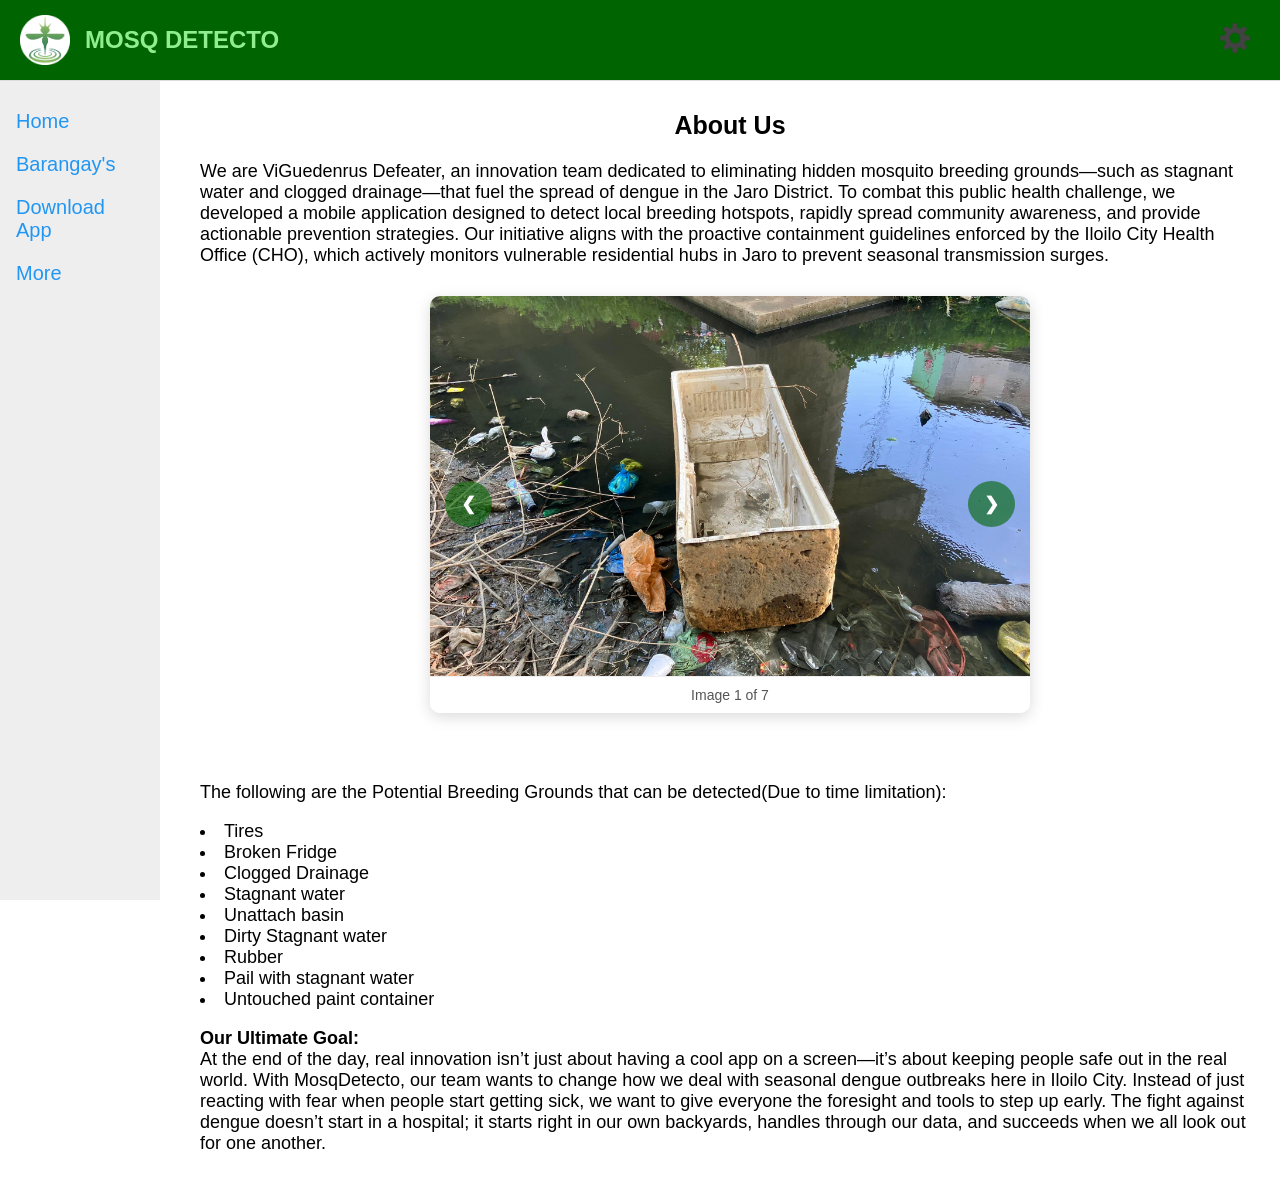
<file: about.html>
<!DOCTYPE html>
<html>
<head>
    <meta charset="UTF-8">
    <meta name="viewport" content="width=device-width, initial-scale=1.0">
    <link rel="stylesheet" href="styles3.css">
    <title>MosqDetecto</title>
    <link rel="shortcut icon" type="image/x-icon" href="/favicon.ico">
<style>
  header {
    display: flex;
    align-items: center;
    justify-content: space-between;
    padding: 10px 20px;
    background-color: darkgreen;
    border-bottom: 1px solid #ddd;
    position: fixed; /* Keeps header fixed at the top */
    top: 0;
    left: 0;
    right: 0;
    height: 60px;
    z-index: 2;
  }

  .carousel-container {
    position: relative;
    width: 100%;
    max-width: 600px;
    margin: 30px auto; /* Centers the carousel horizontally with clear spacing */
    overflow: hidden;
    border-radius: 10px;
    box-shadow: 0 4px 15px rgba(0,0,0,0.15);
    background-color: #fff;
  }

  /* Holds all images in a row side-by-side */
  .carousel-slide {
    display: flex;
    width: 100%;
    transition: transform 0.4s ease-in-out;
  }

  /* Individual Image Styling */
  .carousel-slide img {
    width: 100%;
    height: 380px;
    object-fit: cover;
    flex-shrink: 0; /* Prevents images from crushing each other */
  }

  /* Slider Navigation Arrows */
  .nav-btn {
    position: absolute;
    top: 50%;
    transform: translateY(-50%);
    background-color: rgba(0, 100, 0, 0.6); /* Tinted dark green to match your theme */
    color: white;
    border: none;
    padding: 12px 16px;
    font-size: 18px;
    font-weight: bold;
    cursor: pointer;
    border-radius: 50%;
    transition: background-color 0.2s;
    z-index: 10;
  }

  .nav-btn:hover {
    background-color: rgba(0, 50, 0, 0.9);
  }

  #prevBtn { left: 15px; }
  #nextBtn { right: 15px; }

  /* Slide Number Counter Text Box */
  .counter {
    text-align: center;
    padding: 10px;
    font-size: 14px;
    color: #555;
    background: #fff;
    border-top: 1px solid #eee;
    font-family: Arial, sans-serif;
  }
</style>
</head>

<body>
      <header>
          <div style="display: flex; align-items: center; gap: 15px;">
              <img src="MOSQ1.png" width="50px" height="50px" id="logo" alt="Logo">
              <h1 style="margin: 0; font-size: 24px; color: lightgreen">MOSQ DETECTO</h1>
          </div>
          <a href="settings.html" class="button"><img src="settings1.png" width="40px" height="40px" alt="Settings"></a> 
      </header>

      <div class="sidenav">
          <a href="index.html">Home</a>
          <a href="brgy.html">Barangay's</a>
          <a href="download.html">Download App</a>
          <a href="more.html">More</a>
      </div>

      <div class="main">
          <h2>About Us</h2>
          <p>We are ViGuedenrus Defeater, an innovation team dedicated to eliminating hidden mosquito breeding grounds—such as stagnant water and clogged drainage—that fuel the spread of dengue in the Jaro District. To combat this public health challenge, we developed a mobile application designed to detect local breeding hotspots, rapidly spread community awareness, and provide actionable prevention strategies. Our initiative aligns with the proactive containment guidelines enforced by the Iloilo City Health Office (CHO), which actively monitors vulnerable residential hubs in Jaro to prevent seasonal transmission surges.</p>
          
          <div class="carousel-container">
            <div class="carousel-slide" id="slideRow">
              <img src="1.jpg" alt="Project Image 1">
              <img src="2.jpg" alt="Project Image 2">
              <img src="3.jpg" alt="Project Image 3">
              <img src="4.jpg" alt="Project Image 4">
              <img src="5.jpg" alt="Project Image 5">
              <img src="6.jpg" alt="Project Image 6">
              <img src="7.jpg" alt="Project Image 7">
            </div>

            <button class="nav-btn" id="prevBtn">&#10094;</button>
            <button class="nav-btn" id="nextBtn">&#10095;</button>

            <div class="counter" id="slideCounter">Image 1 of 7</div>
			 </div>
			<br>
	  <p>
	  The following are the Potential Breeding Grounds that can be detected(Due to time limitation):<br><li>
      Tires<li>
      Broken Fridge<li>
      Clogged Drainage<li>
      Stagnant water<li>
      Unattach basin<li>
      Dirty Stagnant water<li>
      Rubber<li>
      Pail with stagnant water<li>
      Untouched paint container
	  </p>
         
		 <p><b>Our Ultimate Goal:</b><br>

At the end of the day, real innovation isn’t just about having a cool app on a screen—it’s about keeping people safe out in the real world. With MosqDetecto, our team wants to change how we deal with seasonal dengue outbreaks here in Iloilo City. Instead of just reacting with fear when people start getting sick, we want to give everyone the foresight and tools to step up early. The fight against dengue doesn’t start in a hospital; it starts right in our own backyards, handles through our data, and succeeds when we all look out for one another.
</p>
      </div>
      
	  
	  
      <script>
        const slideRow = document.getElementById('slideRow');
        const images = document.querySelectorAll('.carousel-slide img');
        const prevBtn = document.getElementById('prevBtn');
        const nextBtn = document.getElementById('nextBtn');
        const slideCounter = document.getElementById('slideCounter');

        let counter = 0;
        const totalImages = images.length;

        function updateCarousel() {
          // Slide shifting formula: transforms matrix view horizontally across tracks
          slideRow.style.transform = `translateX(${-counter * 100}%)`;
          slideCounter.textContent = `Image ${counter + 1} of ${totalImages}`;
        }

        nextBtn.addEventListener('click', () => {
          if (counter >= totalImages - 1) {
            counter = 0; // Seamlessly wraps back around to slide 1
          } else {
            counter++;
          }
          updateCarousel();
        });

        prevBtn.addEventListener('click', () => {
          if (counter <= 0) {
            counter = totalImages - 1; // Seamlessly wraps backward to final slide
          } else {
            counter--;
          }
          updateCarousel();
        });
      </script>

	<script>
  function applySavedSettingsGlobally() {
    // 1. Fetch settings from localStorage
    const savedSettings = JSON.parse(localStorage.getItem('userSettings')) || {};
    
    // 2. Apply Dark Mode instantly if enabled
    if (savedSettings.darkMode) {
      document.body.classList.add('dark-mode');
    } else {
      document.body.classList.remove('dark-mode');
    }
    
    // 3. Optional: Apply Global Language Translations 
    // If you have elements on your other pages with IDs like 'settings-title', this will translate them.
    if (savedSettings.language && typeof translations !== 'undefined') {
      const lang = savedSettings.language;
      if (translations[lang]) {
        Object.keys(translations[lang]).forEach(key => {
          const element = document.getElementById(key);
          if (element) {
            element.textContent = translations[lang][key];
          }
        });
      }
    }
  }

  // Run the check as soon as the DOM is ready
  window.addEventListener('DOMContentLoaded', applySavedSettingsGlobally);
</script>
</body>
</html>
</file>
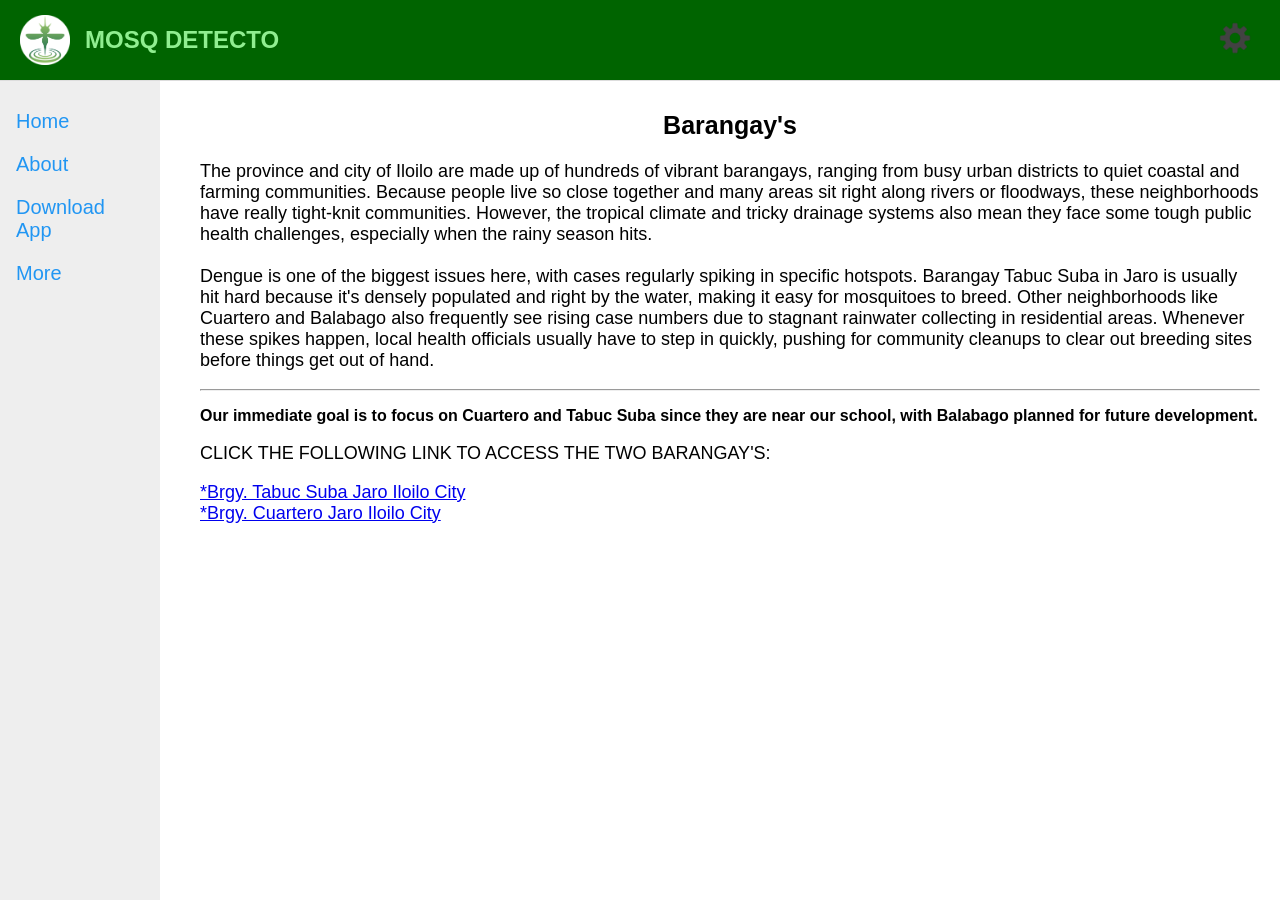
<file: brgy.html>
<!DOCTYPE html>
<html>
<head>
    <meta charset="UTF-8">
    <meta name="viewport" content="width=device-width, initial-scale=1.0">
    <link rel="stylesheet" href="styles3.css">
    <title>MosqDetecto</title>
    <link rel="shortcut icon" type="image/x-icon" href="/favicon.ico">
<style>
  header {
    display: flex;
    align-items: center;
    justify-content: space-between;
    padding: 10px 20px;
    background-color: darkgreen;
    border-bottom: 1px solid #ddd;
    position: fixed; /* Keeps header fixed at the top */
    top: 0;
    left: 0;
    right: 0;
    height: 60px;
    z-index: 2;
  }
</style>
</head>

<body>
      <header>
          <div style="display: flex; align-items: center; gap: 15px;">
              <img src="MOSQ1.png" width="50px" height="50px" id="logo" alt="Logo">
              <h1 style="margin: 0; font-size: 24px; color: lightgreen">MOSQ DETECTO</h1>
          </div>
          <a href="settings.html" class="button"><img src="settings1.png" width="40px" height="40px" alt="Settings"></a> 
      </header>

      <div class="sidenav">
          <a href="index.html">Home</a>
          <a href="about.html">About</a>
          <a href="download.html">Download App</a>
          <a href="more.html">More</a>
      </div>

      <div class="main">
          <h2>Barangay's</h2>
		  <p>The province and city of Iloilo are made up of hundreds of vibrant barangays, ranging from busy urban districts to quiet coastal and farming communities. Because people live so close together and many areas sit right along rivers or floodways, these neighborhoods have really tight-knit communities. However, the tropical climate and tricky drainage systems also mean they face some tough public health challenges, especially when the rainy season hits. <br>
		  <br>Dengue is one of the biggest issues here, with cases regularly spiking in specific hotspots. Barangay Tabuc Suba in Jaro is usually hit hard because it's densely populated and right by the water, making it easy for mosquitoes to breed. Other neighborhoods like Cuartero and Balabago also frequently see rising case numbers due to stagnant rainwater collecting in residential areas. Whenever these spikes happen, local health officials usually have to step in quickly, pushing for community cleanups to clear out breeding sites before things get out of hand.
		  <br>
		  <hr>
		  <p style="font-weight: bold; font-size: 16px">Our immediate goal is to focus on Cuartero and Tabuc Suba since they are near our school, with Balabago planned for future development.</p>
		  <p>CLICK THE FOLLOWING LINK TO ACCESS THE TWO BARANGAY'S:</p>
		  <a href="tabucsuba.html">*Brgy. Tabuc Suba Jaro Iloilo City</a>
		  <br>
          <a href="cuartero.html">*Brgy. Cuartero Jaro Iloilo City</a>
      </div>
	  
	  <script>
  function applySavedSettingsGlobally() {
    // 1. Fetch settings from localStorage
    const savedSettings = JSON.parse(localStorage.getItem('userSettings')) || {};
    
    // 2. Apply Dark Mode instantly if enabled
    if (savedSettings.darkMode) {
      document.body.classList.add('dark-mode');
    } else {
      document.body.classList.remove('dark-mode');
    }
    
    // 3. Optional: Apply Global Language Translations 
    // If you have elements on your other pages with IDs like 'settings-title', this will translate them.
    if (savedSettings.language && typeof translations !== 'undefined') {
      const lang = savedSettings.language;
      if (translations[lang]) {
        Object.keys(translations[lang]).forEach(key => {
          const element = document.getElementById(key);
          if (element) {
            element.textContent = translations[lang][key];
          }
        });
      }
    }
  }

  // Run the check as soon as the DOM is ready
  window.addEventListener('DOMContentLoaded', applySavedSettingsGlobally);
</script>
</body>
</html>
</file>
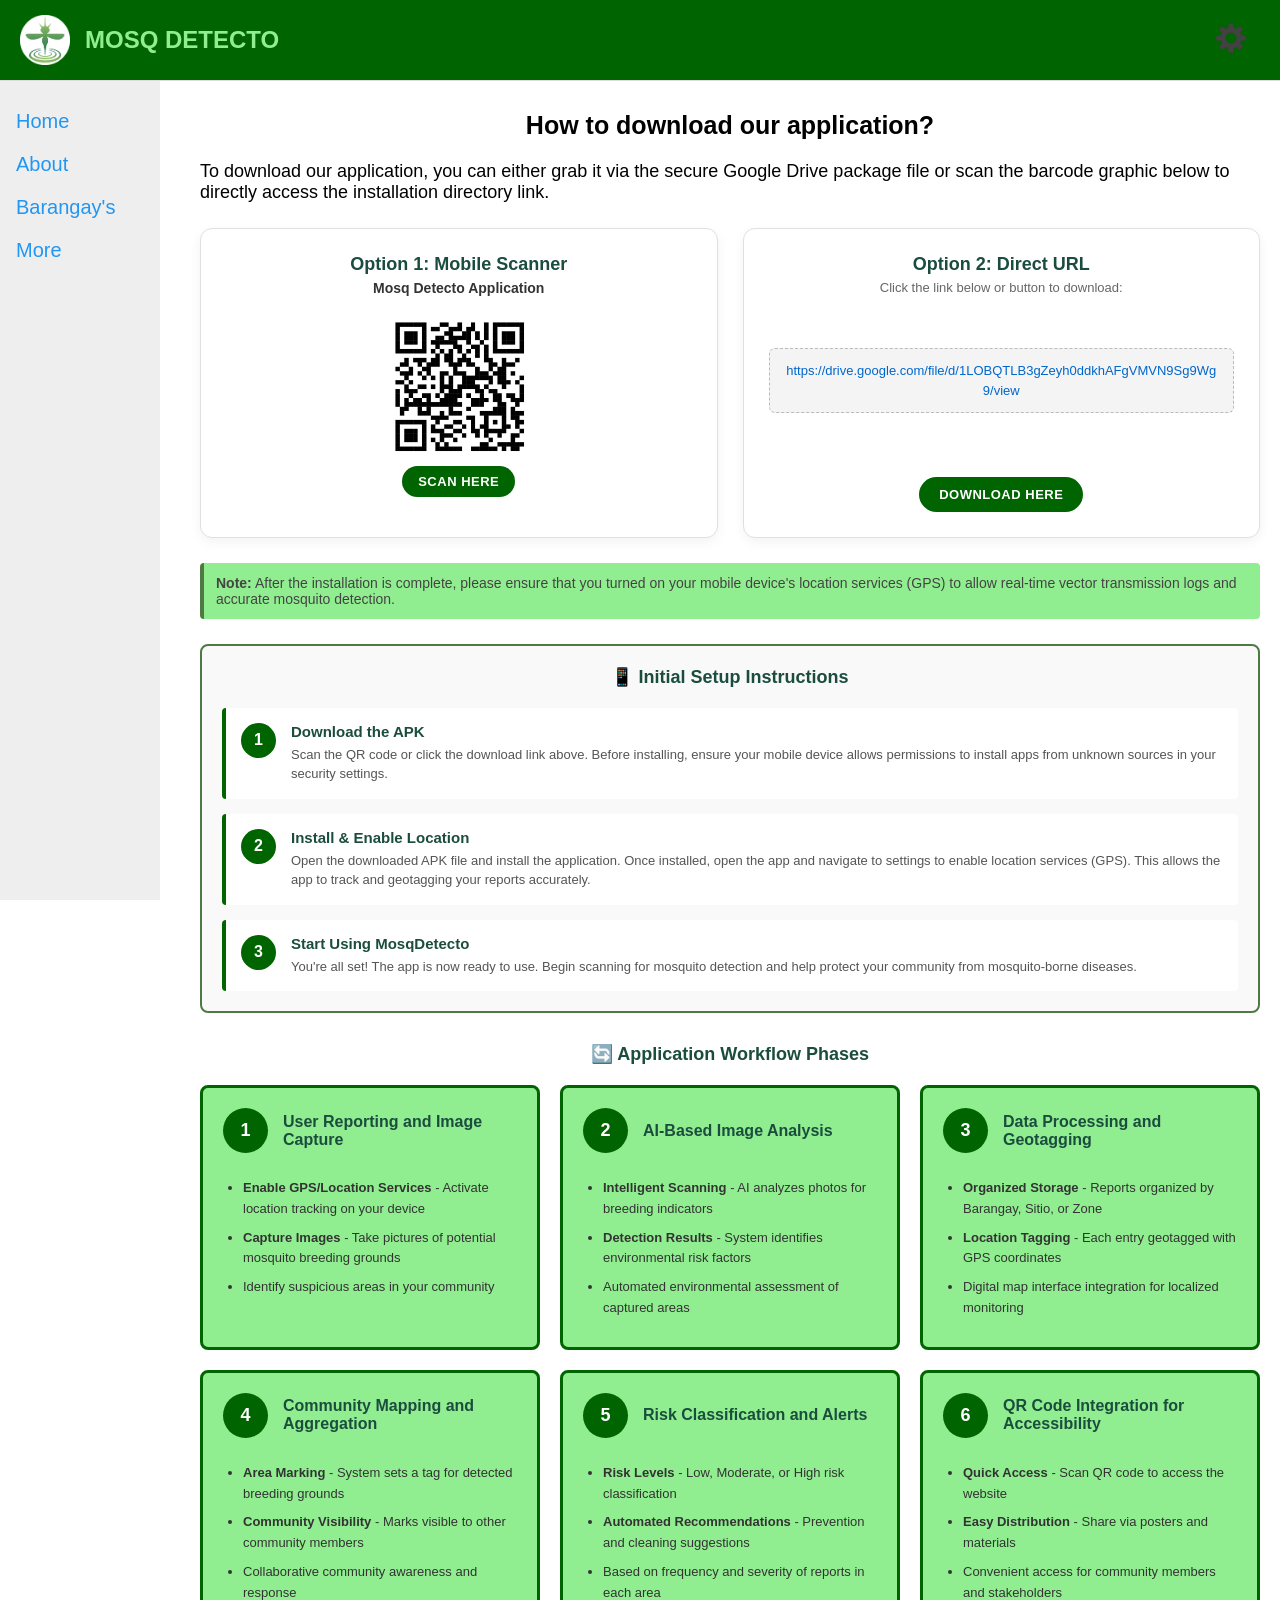
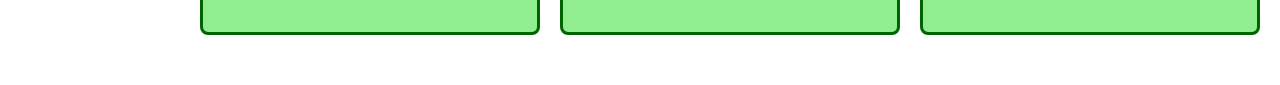
<file: download.html>
<!DOCTYPE html>
<html>
<head>
    <meta charset="UTF-8">
    <meta name="viewport" content="width=device-width, initial-scale=1.0">
    <link rel="stylesheet" href="styles3.css">
    <title>MosqDetecto — Download App</title>
    <link rel="shortcut icon" type="image/x-icon" href="/favicon.ico">
<style>
  header {
    display: flex;
    align-items: center;
    justify-content: space-between;
    padding: 10px 20px;
    background-color: darkgreen;
    border-bottom: 1px solid #ddd;
    position: fixed; /* Keeps header fixed at the top */
    top: 0;
    left: 0;
    right: 0;
    height: 60px;
    z-index: 2;
  }

  .button {
    padding: 11px 9px;
    text-decoration: none;
    border-radius: 3px;
    background-color: transparent;
    transition: background-color 0.2s ease;
  }
  .button:hover {
    background-color: white;
  }

  .download-flex-grid {
    display: flex;
    flex-wrap: wrap;
    gap: 25px;
    margin: 25px 0;
  }

  .download-box {
    background: #ffffff;
    border: 1px solid #e0e0e0;
    border-radius: 12px;
    padding: 25px;
    box-shadow: 0 4px 12px rgba(0,0,0,0.05);
    flex: 1;
    min-width: 290px;
    display: flex;
    flex-direction: column;
    align-items: center;
    justify-content: space-between;
    text-align: center;
  }

  .download-box h3 {
    margin-top: 0;
    margin-bottom: 5px;
    color: #1b4d3e;
    font-size: 18px;
  }

  .download-box .action-label {
    background-color: darkgreen;
    color: white;
    font-weight: bold;
    padding: 8px 16px;
    border-radius: 20px;
    font-size: 13px;
    letter-spacing: 0.5px;
    margin-bottom: 15px;
    text-transform: uppercase;
  }

  .drive-link {
    word-break: break-all;
    color: #0066cc;
    text-decoration: none;
    font-size: 13px;
    line-height: 1.5;
    background: #f4f4f4;
    padding: 12px;
    border-radius: 6px;
    border: 1px dashed #bbb;
    margin: 15px 0;
    display: block;
    transition: color 0.2s, background-color 0.2s;
  }
  
  .drive-link:hover {
    color: #004499;
    background-color: #eaeaea;
    text-decoration: underline;
  }

  .qr-title {
    font-weight: bold;
    color: #333;
    font-size: 14px;
    margin-top: 5px;
    margin-bottom: 10px;
  }

  .step-note {
    background-color: lightgreen;
    border-left: 4px solid #4F7942;
    padding: 12px;
    border-radius: 4px;
    font-size: 14px;
    color: #444;
    margin-top: 20px;
  }

  .instructions-container {
    background: #f9f9f9;
    border: 2px solid #4F7942;
    border-radius: 8px;
    padding: 20px;
    margin-top: 25px;
    margin-bottom: 25px;
  }

  .instructions-container h3 {
    color: #1b4d3e;
    font-size: 18px;
    margin-top: 0;
    margin-bottom: 20px;
    text-align: center;
  }

  .instruction-steps {
    display: flex;
    flex-direction: column;
    gap: 15px;
  }

  .instruction-step {
    display: flex;
    align-items: flex-start;
    gap: 15px;
    padding: 15px;
    background: white;
    border-left: 4px solid darkgreen;
    border-radius: 4px;
  }

  .step-number {
    background-color: darkgreen;
    color: white;
    width: 35px;
    height: 35px;
    border-radius: 50%;
    display: flex;
    align-items: center;
    justify-content: center;
    font-weight: bold;
    font-size: 16px;
    flex-shrink: 0;
  }

  .step-content h4 {
    margin: 0 0 5px 0;
    color: #1b4d3e;
    font-size: 15px;
  }

  .step-content p {
    margin: 0;
    color: #555;
    font-size: 13px;
    line-height: 1.5;
  }

  /* Phase Grid Styles */
  .phases-container {
    margin-top: 30px;
    margin-bottom: 30px;
  }

  .phases-container h3 {
    color: #1b4d3e;
    font-size: 18px;
    margin-bottom: 20px;
    text-align: center;
  }

  .phases-grid {
    display: grid;
    grid-template-columns: repeat(auto-fit, minmax(300px, 1fr));
    gap: 20px;
  }

  .phase-box {
    background: #90EE90;
    border: 3px solid darkgreen;
    border-radius: 8px;
    padding: 20px;
    display: flex;
    flex-direction: column;
  }

  .phase-header {
    display: flex;
    align-items: center;
    gap: 15px;
    margin-bottom: 15px;
  }

  .phase-badge {
    background-color: darkgreen;
    color: white;
    width: 45px;
    height: 45px;
    border-radius: 50%;
    display: flex;
    align-items: center;
    justify-content: center;
    font-weight: bold;
    font-size: 18px;
    flex-shrink: 0;
  }

  .phase-title {
    color: #1b4d3e;
    font-size: 16px;
    font-weight: bold;
    margin: 0;
  }

  .phase-content {
    color: #333;
    font-size: 13px;
    line-height: 1.6;
  }

  .phase-content ul {
    margin: 10px 0 0 0;
    padding-left: 20px;
  }

  .phase-content li {
    margin-bottom: 8px;
  }

  .download-button-link {
    display: inline-block;
    background-color: darkgreen;
    color: white;
    font-weight: bold;
    padding: 10px 20px;
    border-radius: 20px;
    text-decoration: none;
    font-size: 13px;
    letter-spacing: 0.5px;
    text-transform: uppercase;
    transition: background-color 0.2s ease, box-shadow 0.2s ease;
    margin-top: 10px;
  }

  .download-button-link:hover {
    background-color: #006600;
    box-shadow: 0 2px 8px rgba(0,0,0,0.2);
    text-decoration: none;
    color: white;
  }
</style>
</head>

<body>
      <header>
          <div style="display: flex; align-items: center; gap: 15px;">
              <img src="MOSQ1.png" width="50px" height="50px" id="logo" alt="Logo">
              <h1 style="margin: 0; font-size: 24px; color: lightgreen">MOSQ DETECTO</h1>
          </div>
          <a href="settings.html" class="button"><img src="settings1.png" width="40px" height="40px" alt="Settings"></a> 
      </header>

      <div class="sidenav">
          <a href="index.html">Home</a>
          <a href="about.html">About</a>
          <a href="brgy.html">Barangay's</a>
          <a href="more.html">More</a>
      </div>

      <div class="main">
          <h2>How to download our application?</h2>
          <p>To download our application, you can either grab it via the secure Google Drive package file or scan the barcode graphic below to directly access the installation directory link.</p>
          
          <div class="download-flex-grid">
              
              <div class="download-box">
                  <div>
                      <h3>Option 1: Mobile Scanner</h3>
                      <div class="qr-title">Mosq Detecto Application</div>
                  </div>
                  
                  <img src="finalqr.png" width="140px" height="140px" style="margin: 10px 0;" alt="Application QR Code">
                  
                  <div class="action-label">Scan Here</div>
              </div>

              <div class="download-box">
                  <div>
                      <h3>Option 2: Direct URL</h3>
                      <p style="font-size: 13px; color: #666; margin: 5px 0 0 0;">Click the link below or button to download:</p>
                  </div>
                  
                  <a href="https://drive.google.com/file/d/1LOBQTLB3gZeyh0ddkhAFgVMVN9Sg9Wg9/view" class="drive-link">
                      https://drive.google.com/file/d/1LOBQTLB3gZeyh0ddkhAFgVMVN9Sg9Wg9/view
                  </a>
                  
                  <a href="https://drive.google.com/file/d/1LOBQTLB3gZeyh0ddkhAFgVMVN9Sg9Wg9/view" class="download-button-link">
                      Download Here
                  </a>
              </div>

          </div>

          <div class="step-note">
              <strong>Note:</strong> After the installation is complete, please ensure that you turned on your mobile device's location services (GPS) to allow real-time vector transmission logs and accurate mosquito detection.
          </div>

          <!-- Initial Setup Instructions -->
          <div class="instructions-container">
              <h3>📱 Initial Setup Instructions</h3>
              <div class="instruction-steps">
                  <div class="instruction-step">
                      <div class="step-number">1</div>
                      <div class="step-content">
                          <h4>Download the APK</h4>
                          <p>Scan the QR code or click the download link above. Before installing, ensure your mobile device allows permissions to install apps from unknown sources in your security settings.</p>
                      </div>
                  </div>

                  <div class="instruction-step">
                      <div class="step-number">2</div>
                      <div class="step-content">
                          <h4>Install & Enable Location</h4>
                          <p>Open the downloaded APK file and install the application. Once installed, open the app and navigate to settings to enable location services (GPS). This allows the app to track and geotagging your reports accurately.</p>
                      </div>
                  </div>

                  <div class="instruction-step">
                      <div class="step-number">3</div>
                      <div class="step-content">
                          <h4>Start Using MosqDetecto</h4>
                          <p>You're all set! The app is now ready to use. Begin scanning for mosquito detection and help protect your community from mosquito-borne diseases.</p>
                      </div>
                  </div>
              </div>
          </div>

          <!-- 6 Phase Workflow -->
          <div class="phases-container">
              <h3>🔄 Application Workflow Phases</h3>
              <div class="phases-grid">
                  
                  <div class="phase-box">
                      <div class="phase-header">
                          <div class="phase-badge">1</div>
                          <h4 class="phase-title">User Reporting and Image Capture</h4>
                      </div>
                      <div class="phase-content">
                          <ul>
                              <li><strong>Enable GPS/Location Services</strong> - Activate location tracking on your device</li>
                              <li><strong>Capture Images</strong> - Take pictures of potential mosquito breeding grounds</li>
                              <li>Identify suspicious areas in your community</li>
                          </ul>
                      </div>
                  </div>

                  <div class="phase-box">
                      <div class="phase-header">
                          <div class="phase-badge">2</div>
                          <h4 class="phase-title">AI-Based Image Analysis</h4>
                      </div>
                      <div class="phase-content">
                          <ul>
                              <li><strong>Intelligent Scanning</strong> - AI analyzes photos for breeding indicators</li>
                              <li><strong>Detection Results</strong> - System identifies environmental risk factors</li>
                              <li>Automated environmental assessment of captured areas</li>
                          </ul>
                      </div>
                  </div>

                  <div class="phase-box">
                      <div class="phase-header">
                          <div class="phase-badge">3</div>
                          <h4 class="phase-title">Data Processing and Geotagging</h4>
                      </div>
                      <div class="phase-content">
                          <ul>
                              <li><strong>Organized Storage</strong> - Reports organized by Barangay, Sitio, or Zone</li>
                              <li><strong>Location Tagging</strong> - Each entry geotagged with GPS coordinates</li>
                              <li>Digital map interface integration for localized monitoring</li>
                          </ul>
                      </div>
                  </div>

                  <div class="phase-box">
                      <div class="phase-header">
                          <div class="phase-badge">4</div>
                          <h4 class="phase-title">Community Mapping and Aggregation</h4>
                      </div>
                      <div class="phase-content">
                          <ul>
                              <li><strong>Area Marking</strong> - System sets a tag for detected breeding grounds</li>
                              <li><strong>Community Visibility</strong> - Marks visible to other community members</li>
                              <li>Collaborative community awareness and response</li>
                          </ul>
                      </div>
                  </div>

                  <div class="phase-box">
                      <div class="phase-header">
                          <div class="phase-badge">5</div>
                          <h4 class="phase-title">Risk Classification and Alerts</h4>
                      </div>
                      <div class="phase-content">
                          <ul>
                              <li><strong>Risk Levels</strong> - Low, Moderate, or High risk classification</li>
                              <li><strong>Automated Recommendations</strong> - Prevention and cleaning suggestions</li>
                              <li>Based on frequency and severity of reports in each area</li>
                          </ul>
                      </div>
                  </div>

                  <div class="phase-box">
                      <div class="phase-header">
                          <div class="phase-badge">6</div>
                          <h4 class="phase-title">QR Code Integration for Accessibility</h4>
                      </div>
                      <div class="phase-content">
                          <ul>
                              <li><strong>Quick Access</strong> - Scan QR code to access the website</li>
                              <li><strong>Easy Distribution</strong> - Share via posters and materials</li>
                              <li>Convenient access for community members and stakeholders</li>
                          </ul>
                      </div>
                  </div>

              </div>
          </div>

      </div>

    <script>
  function applySavedSettingsGlobally() {
    // 1. Fetch settings from localStorage
    const savedSettings = JSON.parse(localStorage.getItem('userSettings')) || {};
    
    // 2. Apply Dark Mode instantly if enabled
    if (savedSettings.darkMode) {
      document.body.classList.add('dark-mode');
    } else {
      document.body.classList.remove('dark-mode');
    }
    
    // 3. Optional: Apply Global Language Translations 
    // If you have elements on your other pages with IDs like 'settings-title', this will translate them.
    if (savedSettings.language && typeof translations !== 'undefined') {
      const lang = savedSettings.language;
      if (translations[lang]) {
        Object.keys(translations[lang]).forEach(key => {
          const element = document.getElementById(key);
          if (element) {
            element.textContent = translations[lang][key];
          }
        });
      }
    }
  }

  // Run the check as soon as the DOM is ready
  window.addEventListener('DOMContentLoaded', applySavedSettingsGlobally);
</script>
</body>
</html>
</file>
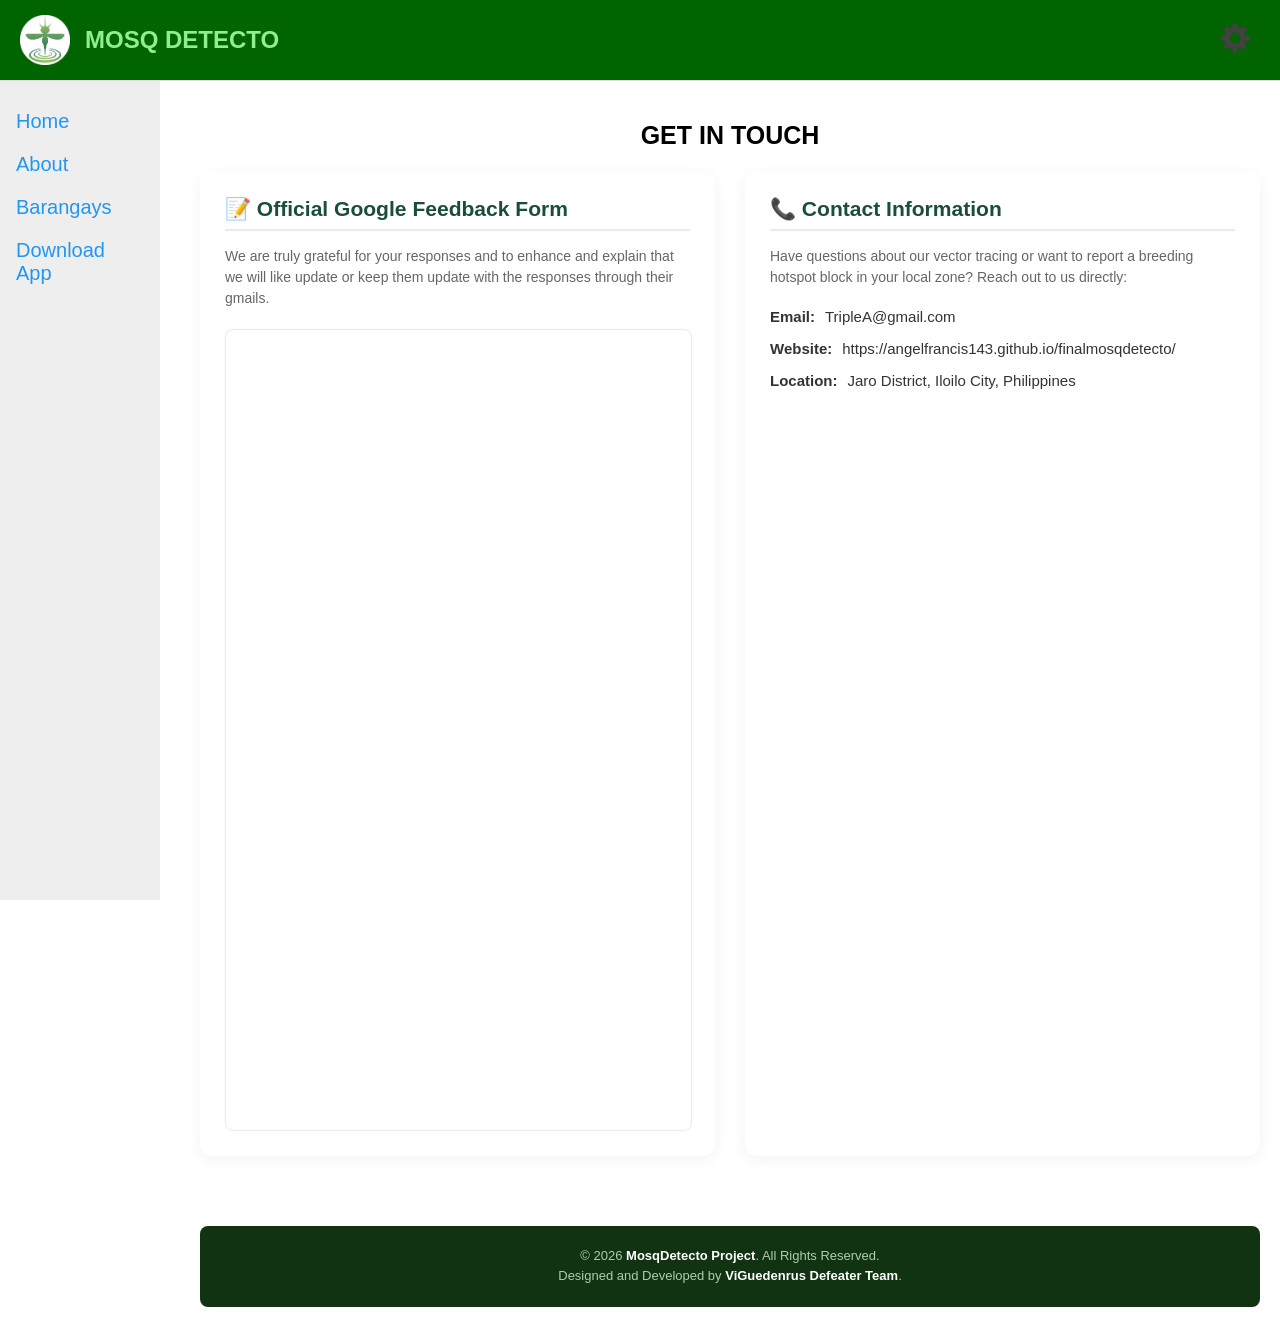
<file: more.html>
<!DOCTYPE html>
<html>
<head>
  <meta charset="UTF-8">
  <meta name="viewport" content="width=device-width, initial-scale=1.0">
  <link rel="stylesheet" href="styles3.css">
  <title>MosqDetecto — Contact & Feedback</title>
  <link rel="shortcut icon" type="image/x-icon" href="/favicon.ico">
<style>
  header {
    display: flex;
    align-items: center;
    justify-content: space-between;
    padding: 10px 20px;
    background-color: darkgreen;
    border-bottom: 1px solid #ddd;
    position: fixed;
    top: 0; 
    left: 0; 
    right: 0;
    height: 60px;
    z-index: 2;
  }

  /* Contact and layout containers */
  .contact-container {
    display: flex;
    flex-wrap: wrap;
    gap: 30px;
    margin-top: 20px;
    padding-bottom: 30px;
  }

  .feedback-card, .info-card {
    background: #ffffff;
    border-radius: 12px;
    padding: 25px;
    box-shadow: 0 4px 15px rgba(0,0,0,0.05);
    flex: 1;
    min-width: 300px;
    box-sizing: border-box;
  }

  h3 {
    color: #1b4d3e;
    margin-top: 0;
    margin-bottom: 15px;
    border-bottom: 2px solid #e2f0e2;
    padding-bottom: 8px;
  }

  .info-description {
    font-size: 14px; 
    color: #666; 
    margin-bottom: 20px;
    line-height: 1.5;
  }

  .contact-methods {
    list-style: none;
    padding: 0;
    margin: 0;
  }

  .contact-methods li {
    margin-bottom: 15px;
    font-size: 15px;
    color: #333;
    display: flex;
    align-items: center;
    gap: 10px;
  }

  /* Footer area */
  footer {
    background-color: #113311;
    color: #b0cbb0;
    text-align: center;
    padding: 20px;
    margin-top: 40px;
    border-radius: 8px;
    font-size: 13px;
    line-height: 1.6;
  }

  footer strong {
    color: #ffffff;
  }

  /* Responsive iframe container adjustments */
  @media (max-width: 768px) {
    .feedback-card {
      padding: 15px;
    }
  } 
</style>
</head>

<body>
      <header>
          <div style="display: flex; align-items: center; gap: 15px;">
              <img src="MOSQ1.png" width="50px" height="50px" id="logo" alt="Logo">
              <h1 style="margin: 0; font-size: 24px; color: lightgreen">MOSQ DETECTO</h1>
          </div>
          <a href="settings.html" class="button"><img src="settings1.png" width="40px" height="40px" alt="Settings"></a> 
      </header>

      <div class="sidenav">
          <a href="index.html">Home</a>
          <a href="about.html">About</a>
          <a href="brgy.html">Barangays</a>
          <a href="download.html">Download App</a> 
      </div>

      <div class="main" style="margin-top: 80px; padding: 20px;">
          <h2>GET IN TOUCH</h2>
          
          <div class="contact-container">
              
              <div class="feedback-card">
                  <h3>📝 Official Google Feedback Form</h3>
                  <p class="info-description">
                      We are truly grateful for your responses and to enhance and explain that we will like update or keep them update with the responses through their gmails.
                  </p>
                  <div style="width: 100%; overflow: hidden; border-radius: 8px; border: 1px solid #e2f0e2; -webkit-overflow-scrolling: touch;">
                      <iframe 
                          src="https://docs.google.com/forms/d/e/1FAIpQLSexxI4TPfSx3L-zFfZJ7kF2z--KiJyEOZlSHG7yyW51-xV29w/viewform?usp=dialog"
                          width="100%" 
                          height="800" 
                          scrolling="yes"
                          style="border: none; display: block; width: 100%;">
                          Loading…
                      </iframe>
                  </div>
              </div>

              <div class="info-card">
                  <h3>📞 Contact Information</h3>
                  <p class="info-description">
                      Have questions about our vector tracing or want to report a breeding hotspot block in your local zone? Reach out to us directly:
                  </p>
                  <ul class="contact-methods">
                      <li><strong>Email:</strong> TripleA@gmail.com</li>
                      <li><strong>Website:</strong> https://angelfrancis143.github.io/finalmosqdetecto/</li>
                      <li><strong>Location:</strong> Jaro District, Iloilo City, Philippines</li>
                  </ul>
              </div>

          </div>

          <footer>
              <div>&copy; 2026 <strong>MosqDetecto Project</strong>. All Rights Reserved.</div>
              <div>Designed and Developed by <strong>ViGuedenrus Defeater Team</strong>.</div>
          </footer>
      </div>

  <script>
  function applySavedSettingsGlobally() {
    // 1. Fetch settings from localStorage
    const savedSettings = JSON.parse(localStorage.getItem('userSettings')) || {};
    
    // 2. Apply Dark Mode instantly if enabled
    if (savedSettings.darkMode) {
      document.body.classList.add('dark-mode');
    } else {
      document.body.classList.remove('dark-mode');
    }
    
    // 3. Optional: Apply Global Language Translations 
    // If you have elements on your other pages with IDs like 'settings-title', this will translate them.
    if (savedSettings.language && typeof translations !== 'undefined') {
      const lang = savedSettings.language;
      if (translations[lang]) {
        Object.keys(translations[lang]).forEach(key => {
          const element = document.getElementById(key);
          if (element) {
            element.textContent = translations[lang][key];
          }
        });
      }
    }
  }

  // Run the check as soon as the DOM is ready
  window.addEventListener('DOMContentLoaded', applySavedSettingsGlobally);
</script>
</body>
</html>
</file>
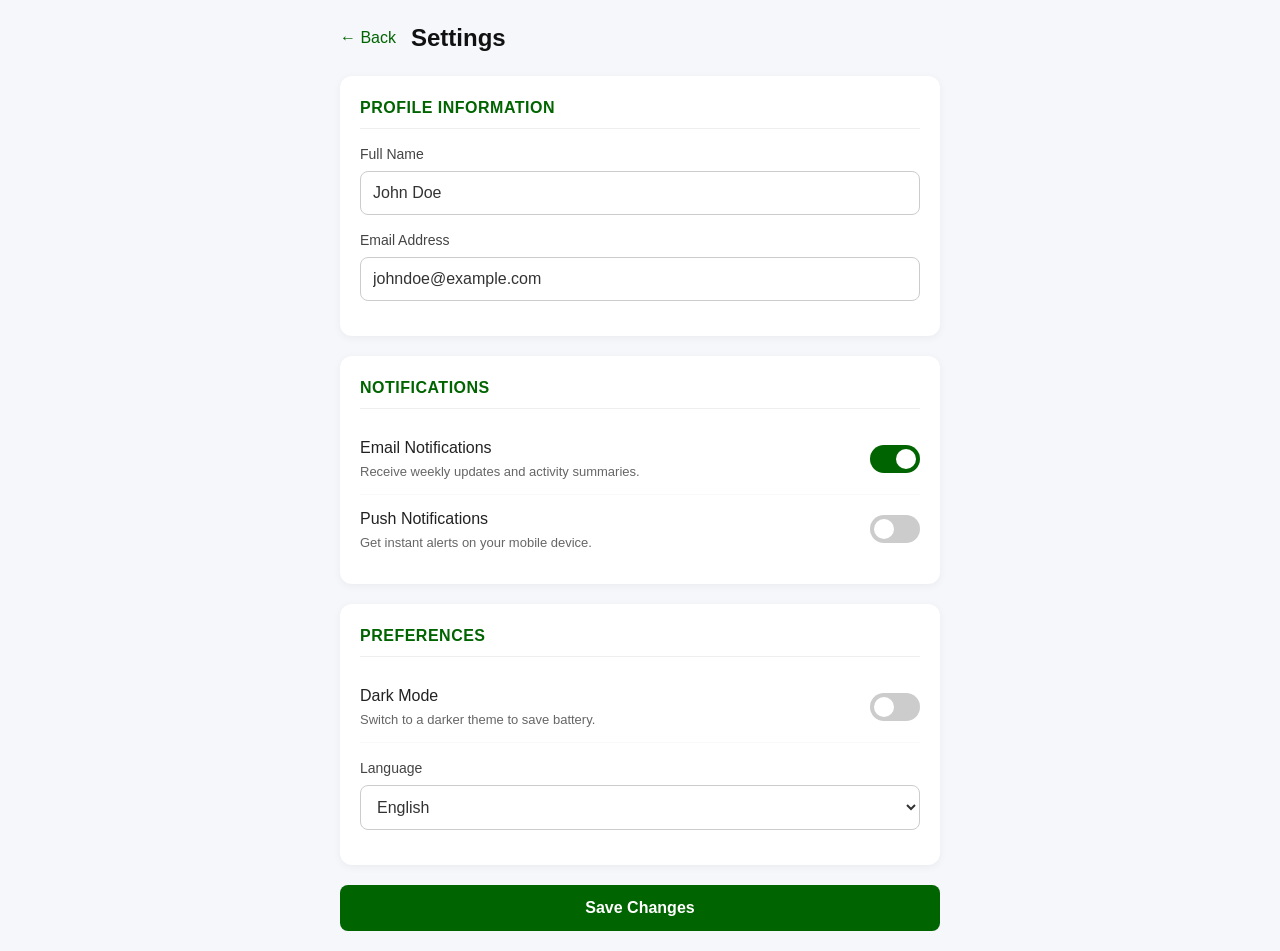
<file: settings.html>
<!DOCTYPE html>
<html lang="en">
<head>
  <meta charset="UTF-8">
  <meta name="viewport" content="width=device-width, initial-scale=1.0">
  <title>Account Settings</title>
  <link rel="shortcut icon" type="image/x-icon" href="/favicon.ico">
  <style>
    /* Reset and Base Styles */
    * {
      box-sizing: border-box;
      margin: 0;
      padding: 0;
      font-family: -apple-system, BlinkMacSystemFont, "Segoe UI", Roboto, Helvetica, Arial, sans-serif;
    }

    body {
      background-color: #f5f7fb;
      color: #333;
      padding: 20px;
      line-height: 1.5;
      transition: background-color 0.3s, color 0.3s;
    }

    body.dark-mode {
      background-color: #1a1a1a;
      color: #e0e0e0;
    }

    /* Layout Container */
    .settings-container {
      max-width: 600px;
      margin: 0 auto;
    }

    /* Header with Back Button */
    .settings-header {
      display: flex;
      align-items: center;
      gap: 15px;
      margin-bottom: 20px;
    }

    .btn-back {
      text-decoration: none;
      color: darkgreen;
      font-size: 16px;
      font-weight: 500;
      display: inline-flex;
      align-items: center;
      transition: color 0.2s;
    }

    .btn-back:hover {
      color: #0056b3;
    }

    body.dark-mode .btn-back {
      color: #81c784;
    }

    h1 {
      font-size: 24px;
      color: #111;
      transition: color 0.3s;
    }

    body.dark-mode h1 {
      color: #e0e0e0;
    }

    /* Settings Card */
    .settings-card {
      background: #fff;
      border-radius: 12px;
      box-shadow: 0 2px 8px rgba(0, 0, 0, 0.05);
      padding: 20px;
      margin-bottom: 20px;
      transition: background-color 0.3s, box-shadow 0.3s;
    }

    body.dark-mode .settings-card {
      background: #2a2a2a;
      box-shadow: 0 2px 8px rgba(0, 0, 0, 0.3);
    }

    .section-title {
      font-size: 16px;
      font-weight: 600;
      color: darkgreen;
      text-transform: uppercase;
      letter-spacing: 0.5px;
      margin-bottom: 15px;
      border-bottom: 1px solid #eee;
      padding-bottom: 8px;
      transition: color 0.3s, border-color 0.3s;
    }

    body.dark-mode .section-title {
      color: #81c784;
      border-bottom: 1px solid #444;
    }

    /* Settings Row */
    .settings-row {
      display: flex;
      justify-content: space-between;
      align-items: center;
      padding: 12px 0;
    }

    .settings-row:not(:last-child) {
      border-bottom: 1px solid #f9f9f9;
    }

    body.dark-mode .settings-row:not(:last-child) {
      border-bottom: 1px solid #444;
    }

    .settings-info {
      padding-right: 15px;
    }

    .settings-label {
      font-weight: 500;
      font-size: 16px;
      color: #222;
      transition: color 0.3s;
    }

    body.dark-mode .settings-label {
      color: #e0e0e0;
    }

    .settings-description {
      font-size: 13px;
      color: #666;
      margin-top: 2px;
      transition: color 0.3s;
    }

    body.dark-mode .settings-description {
      color: #999;
    }

    /* Form Inputs */
    .form-group {
      margin-bottom: 15px;
    }

    .form-group label {
      display: block;
      font-size: 14px;
      font-weight: 500;
      margin-bottom: 6px;
      color: #444;
      transition: color 0.3s;
    }

    body.dark-mode .form-group label {
      color: #ccc;
    }

    input[type="text"],
    input[type="email"],
    select {
      width: 100%;
      padding: 12px;
      border: 1px solid #ccc;
      border-radius: 8px;
      font-size: 16px;
      background-color: #fff;
      color: #333;
      transition: border-color 0.2s, background-color 0.3s, color 0.3s;
    }

    body.dark-mode input[type="text"],
    body.dark-mode input[type="email"],
    body.dark-mode select {
      background-color: #3a3a3a;
      color: #e0e0e0;
      border-color: #555;
    }

    input:focus, select:focus {
      outline: none;
      border-color: darkgreen;
    }

    /* Custom Toggle Switch */
    .switch {
      position: relative;
      display: inline-block;
      width: 50px;
      height: 28px;
      flex-shrink: 0;
    }

    .switch input {
      opacity: 0;
      width: 0;
      height: 0;
    }

    .slider {
      position: absolute;
      cursor: pointer;
      top: 0;
      left: 0;
      right: 0;
      bottom: 0;
      background-color: #ccc;
      transition: .4s;
      border-radius: 28px;
    }

    .slider:before {
      position: absolute;
      content: "";
      height: 20px;
      width: 20px;
      left: 4px;
      bottom: 4px;
      background-color: white;
      transition: .4s;
      border-radius: 50%;
    }

    input:checked + .slider {
      background-color: darkgreen;
    }

    input:checked + .slider:before {
      transform: translateX(22px);
    }

    /* Action Button */
    .btn-save {
      display: block;
      width: 100%;
      background-color: darkgreen;
      color: white;
      border: none;
      padding: 14px;
      border-radius: 8px;
      font-size: 16px;
      font-weight: 600;
      cursor: pointer;
      transition: background-color 0.2s;
    }

    .btn-save:hover {
      background-color: #0a3d1a;
    }

    .notification {
      display: none;
      padding: 12px 16px;
      margin-bottom: 15px;
      border-radius: 8px;
      background-color: #d4edda;
      color: #155724;
      border: 1px solid #c3e6cb;
      transition: display 0.3s;
    }

    body.dark-mode .notification {
      background-color: #1e5631;
      color: #81c784;
      border-color: #2d7a3a;
    }

    /* Responsive Adjustments */
    @media (max-width: 480px) {
      body {
        padding: 12px;
      }
      .settings-card {
        padding: 15px;
      }
    }
  </style>
</head>
<body>

  <div class="settings-container">
    <div class="settings-header">
      <a href="index.html" class="btn-back">&#8592; Back</a>
      <h1 id="settings-title">Settings</h1>
    </div>

    <div class="notification" id="notification"></div>

    <form id="settingsForm">
      
      <div class="settings-card">
        <div class="section-title" id="profile-section">Profile Information</div>
        
        <div class="form-group">
          <label for="username" id="label-fullname">Full Name</label>
          <input type="text" id="username" name="username" placeholder="Your name">
        </div>

        <div class="form-group">
          <label for="email" id="label-email">Email Address</label>
          <input type="email" id="email" name="email" placeholder="Your email">
        </div>
      </div>

      <div class="settings-card">
        <div class="section-title" id="notifications-section">Notifications</div>
        
        <div class="settings-row">
          <div class="settings-info">
            <div class="settings-label" id="email-notif-label">Email Notifications</div>
            <div class="settings-description" id="email-notif-desc">Receive weekly updates and activity summaries.</div>
          </div>
          <label class="switch">
            <input type="checkbox" id="emailNotif" checked>
            <span class="slider"></span>
          </label>
        </div>

        <div class="settings-row">
          <div class="settings-info">
            <div class="settings-label" id="push-notif-label">Push Notifications</div>
            <div class="settings-description" id="push-notif-desc">Get instant alerts on your mobile device.</div>
          </div>
          <label class="switch">
            <input type="checkbox" id="pushNotif">
            <span class="slider"></span>
          </label>
        </div>
      </div>

      <div class="settings-card">
        <div class="section-title" id="preferences-section">Preferences</div>
        
        <div class="settings-row">
          <div class="settings-info">
            <div class="settings-label" id="dark-mode-label">Dark Mode</div>
            <div class="settings-description" id="dark-mode-desc">Switch to a darker theme to save battery.</div>
          </div>
          <label class="switch">
            <input type="checkbox" id="darkModeToggle">
            <span class="slider"></span>
          </label>
        </div>

        <div class="form-group" style="margin-top: 15px;">
          <label for="language" id="label-language">Language</label>
          <select id="language" name="language">
            <option value="en" selected>English</option>
            <option value="es">Español</option>
            <option value="fr">Français</option>
            <option value="tl">Tagalog</option>
          </select>
        </div>
      </div>

      <button type="submit" class="btn-save" id="btn-save-text">Save Changes</button>

    </form>
  </div>

  <script>
    // Translation dictionary
    const translations = {
      en: {
        'settings-title': 'Settings',
        'profile-section': 'Profile Information',
        'label-fullname': 'Full Name',
        'label-email': 'Email Address',
        'notifications-section': 'Notifications',
        'email-notif-label': 'Email Notifications',
        'email-notif-desc': 'Receive weekly updates and activity summaries.',
        'push-notif-label': 'Push Notifications',
        'push-notif-desc': 'Get instant alerts on your mobile device.',
        'preferences-section': 'Preferences',
        'dark-mode-label': 'Dark Mode',
        'dark-mode-desc': 'Switch to a darker theme to save battery.',
        'label-language': 'Language',
        'btn-save-text': 'Save Changes',
        'notification-success': 'Settings saved successfully!'
      },
      es: {
        'settings-title': 'Configuración',
        'profile-section': 'Información del Perfil',
        'label-fullname': 'Nombre Completo',
        'label-email': 'Dirección de Correo',
        'notifications-section': 'Notificaciones',
        'email-notif-label': 'Notificaciones por Correo',
        'email-notif-desc': 'Reciba actualizaciones semanales y resúmenes de actividad.',
        'push-notif-label': 'Notificaciones Push',
        'push-notif-desc': 'Obtenga alertas instantáneas en su dispositivo móvil.',
        'preferences-section': 'Preferencias',
        'dark-mode-label': 'Modo Oscuro',
        'dark-mode-desc': 'Cambia a un tema más oscuro para ahorrar batería.',
        'label-language': 'Idioma',
        'btn-save-text': 'Guardar Cambios',
        'notification-success': '¡Configuración guardada exitosamente!'
      },
      fr: {
        'settings-title': 'Paramètres',
        'profile-section': 'Informations de Profil',
        'label-fullname': 'Nom Complet',
        'label-email': 'Adresse Email',
        'notifications-section': 'Notifications',
        'email-notif-label': 'Notifications par Email',
        'email-notif-desc': 'Recevez des mises à jour hebdomadaires et des résumés d\'activité.',
        'push-notif-label': 'Notifications Push',
        'push-notif-desc': 'Recevez des alertes instantanées sur votre appareil mobile.',
        'preferences-section': 'Préférences',
        'dark-mode-label': 'Mode Sombre',
        'dark-mode-desc': 'Basculer vers un thème plus sombre pour économiser la batterie.',
        'label-language': 'Langue',
        'btn-save-text': 'Enregistrer les Modifications',
        'notification-success': 'Paramètres enregistrés avec succès!'
      },
      tl: {
        'settings-title': 'Mga Setting',
        'profile-section': 'Impormasyon ng Profile',
        'label-fullname': 'Buong Pangalan',
        'label-email': 'Email Address',
        'notifications-section': 'Mga Notipikasyon',
        'email-notif-label': 'Email Notifications',
        'email-notif-desc': 'Makatanggap ng linggong update at activity summaries.',
        'push-notif-label': 'Push Notifications',
        'push-notif-desc': 'Kumuha ng instant alerts sa inyong mobile device.',
        'preferences-section': 'Mga Preference',
        'dark-mode-label': 'Dark Mode',
        'dark-mode-desc': 'Lumipat sa mas madilim na tema upang makatipid ng battery.',
        'label-language': 'Wika',
        'btn-save-text': 'I-save ang Mga Pagbabago',
        'notification-success': 'Matagumpay na nai-save ang mga setting!'
      }
    };

    // Load settings from localStorage
    function loadSettings() {
      const savedSettings = JSON.parse(localStorage.getItem('userSettings')) || {};
      const currentLanguage = savedSettings.language || 'en';
      
      // Load form values
      document.getElementById('username').value = savedSettings.username || 'John Doe';
      document.getElementById('email').value = savedSettings.email || 'johndoe@example.com';
      document.getElementById('emailNotif').checked = savedSettings.emailNotif !== false;
      document.getElementById('pushNotif').checked = savedSettings.pushNotif || false;
      document.getElementById('darkModeToggle').checked = savedSettings.darkMode || false;
      document.getElementById('language').value = currentLanguage;

      // Apply dark mode immediately based on saved setting
      if (savedSettings.darkMode) {
        document.body.classList.add('dark-mode');
      } else {
        document.body.classList.remove('dark-mode');
      }

      // Apply language
      applyLanguage(currentLanguage);
    }

    // Apply language translations
    function applyLanguage(lang) {
      if (translations[lang]) {
        Object.keys(translations[lang]).forEach(key => {
          const element = document.getElementById(key);
          if (element) {
            element.textContent = translations[lang][key];
          }
        });
      }
    }

    // Save settings to localStorage
    function saveSettings() {
      const settings = {
        username: document.getElementById('username').value,
        email: document.getElementById('email').value,
        emailNotif: document.getElementById('emailNotif').checked,
        pushNotif: document.getElementById('pushNotif').checked,
        darkMode: document.getElementById('darkModeToggle').checked,
        language: document.getElementById('language').value
      };

      localStorage.setItem('userSettings', JSON.stringify(settings));
    }

    // Instant Visual Dark Mode UI Toggle
    document.getElementById('darkModeToggle').addEventListener('change', function() {
      if (this.checked) {
        document.body.classList.add('dark-mode');
      } else {
        document.body.classList.remove('dark-mode');
      }
    });

    // Language change engine
    document.getElementById('language').addEventListener('change', function() {
      applyLanguage(this.value);
    });

    // Form submission management
    document.getElementById('settingsForm').addEventListener('submit', function(e) {
      e.preventDefault();
      saveSettings();
      
      // Show confirmation alert
      const notification = document.getElementById('notification');
      const currentLang = document.getElementById('language').value;
      const message = translations[currentLang]['notification-success'];
      
      notification.textContent = message;
      notification.style.display = 'block';
      
      setTimeout(() => {
        notification.style.display = 'none';
      }, 3000);
    });

    // Run when DOM builds
    window.addEventListener('DOMContentLoaded', loadSettings);
  </script>

</body>
</html>
</file>
<file: styles3.css>
body {
    font-family: "Lato", sans-serif;
    margin: 0;
    padding: 0;
  }
 

  .button {
    padding: 5px;
    border-radius: 3px;
    background-color: transparent; /* Changed from white to prevent hiding the icon */
    transition: background-color 0.3s;
  }
  .button:hover {
    background-color: #e0e0e0;
  }
 
  /* FIXED SIDEBAR */
  .sidenav {
    width: 160px;
    position: fixed; /* Keeps it from moving */
    z-index: 1;
    top: 80px; /* Sits right below the 60px header + padding */
    left: 0;
    bottom: 0; /* Stretches all the way to the bottom */
    background: #eee;
    overflow-x: hidden;
    padding-top: 20px;
  }

  .sidenav a {
    padding: 10px 16px;
    text-decoration: none;
    font-size: 20px;
    color: #2196F3;
    display: block;
  }

  .sidenav a:hover {
    color: #064579;
    background-color: #ddd;
  }

  /* SCROLLABLE MAIN CONTENT */
  .main {
    margin-left: 180px; /* Pushes content past the 160px sidebar */
    margin-top: 70px;  /* Pushes content below the fixed header */
    font-size: 18px; 
    padding: 20px;
  }
h2 {
	font-size: 25px;
	text-align: center;
}
/* Dark Mode Overrides */
  body.dark-mode {
    background-color: #1a1a1a;
    color: #e0e0e0;
  }
  @media screen and (max-height: 450px) {
    .sidenav {padding-top: 15px;}
    .sidenav a {font-size: 18px;}
  }
</file>
